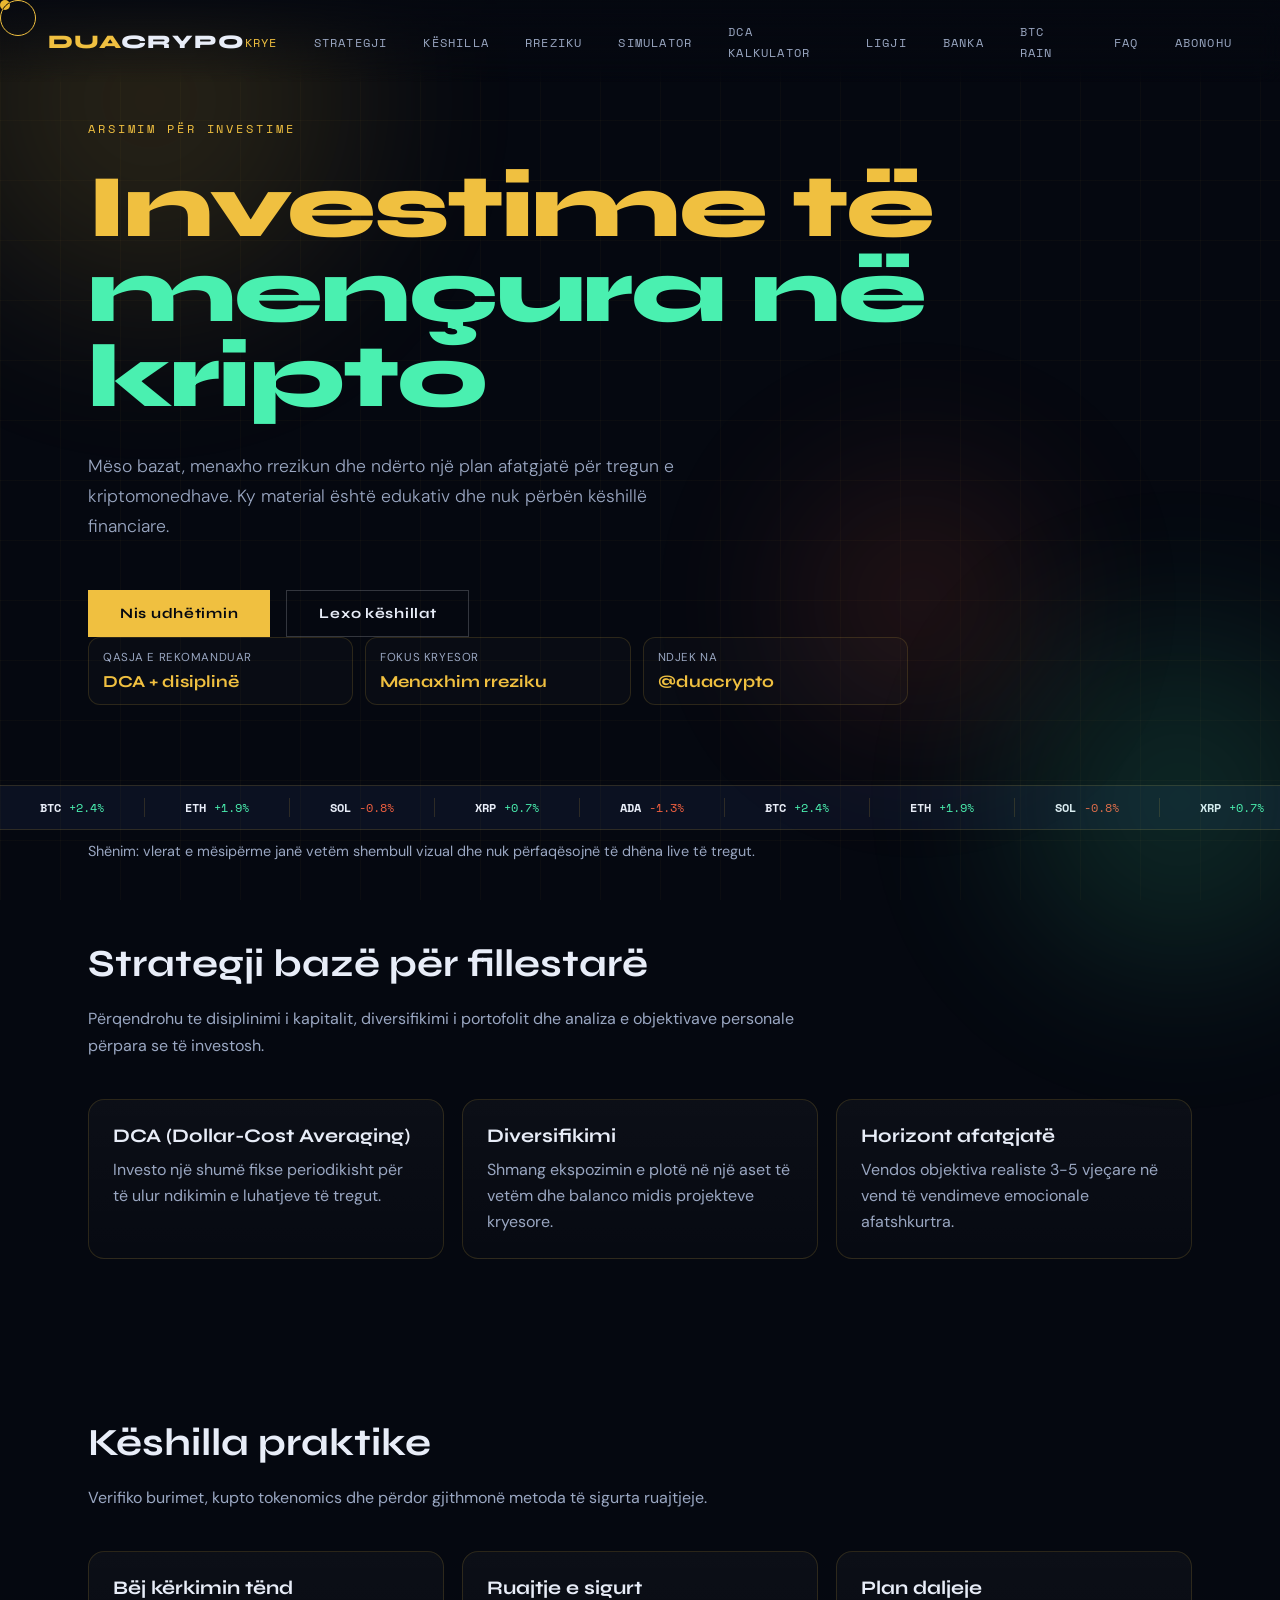
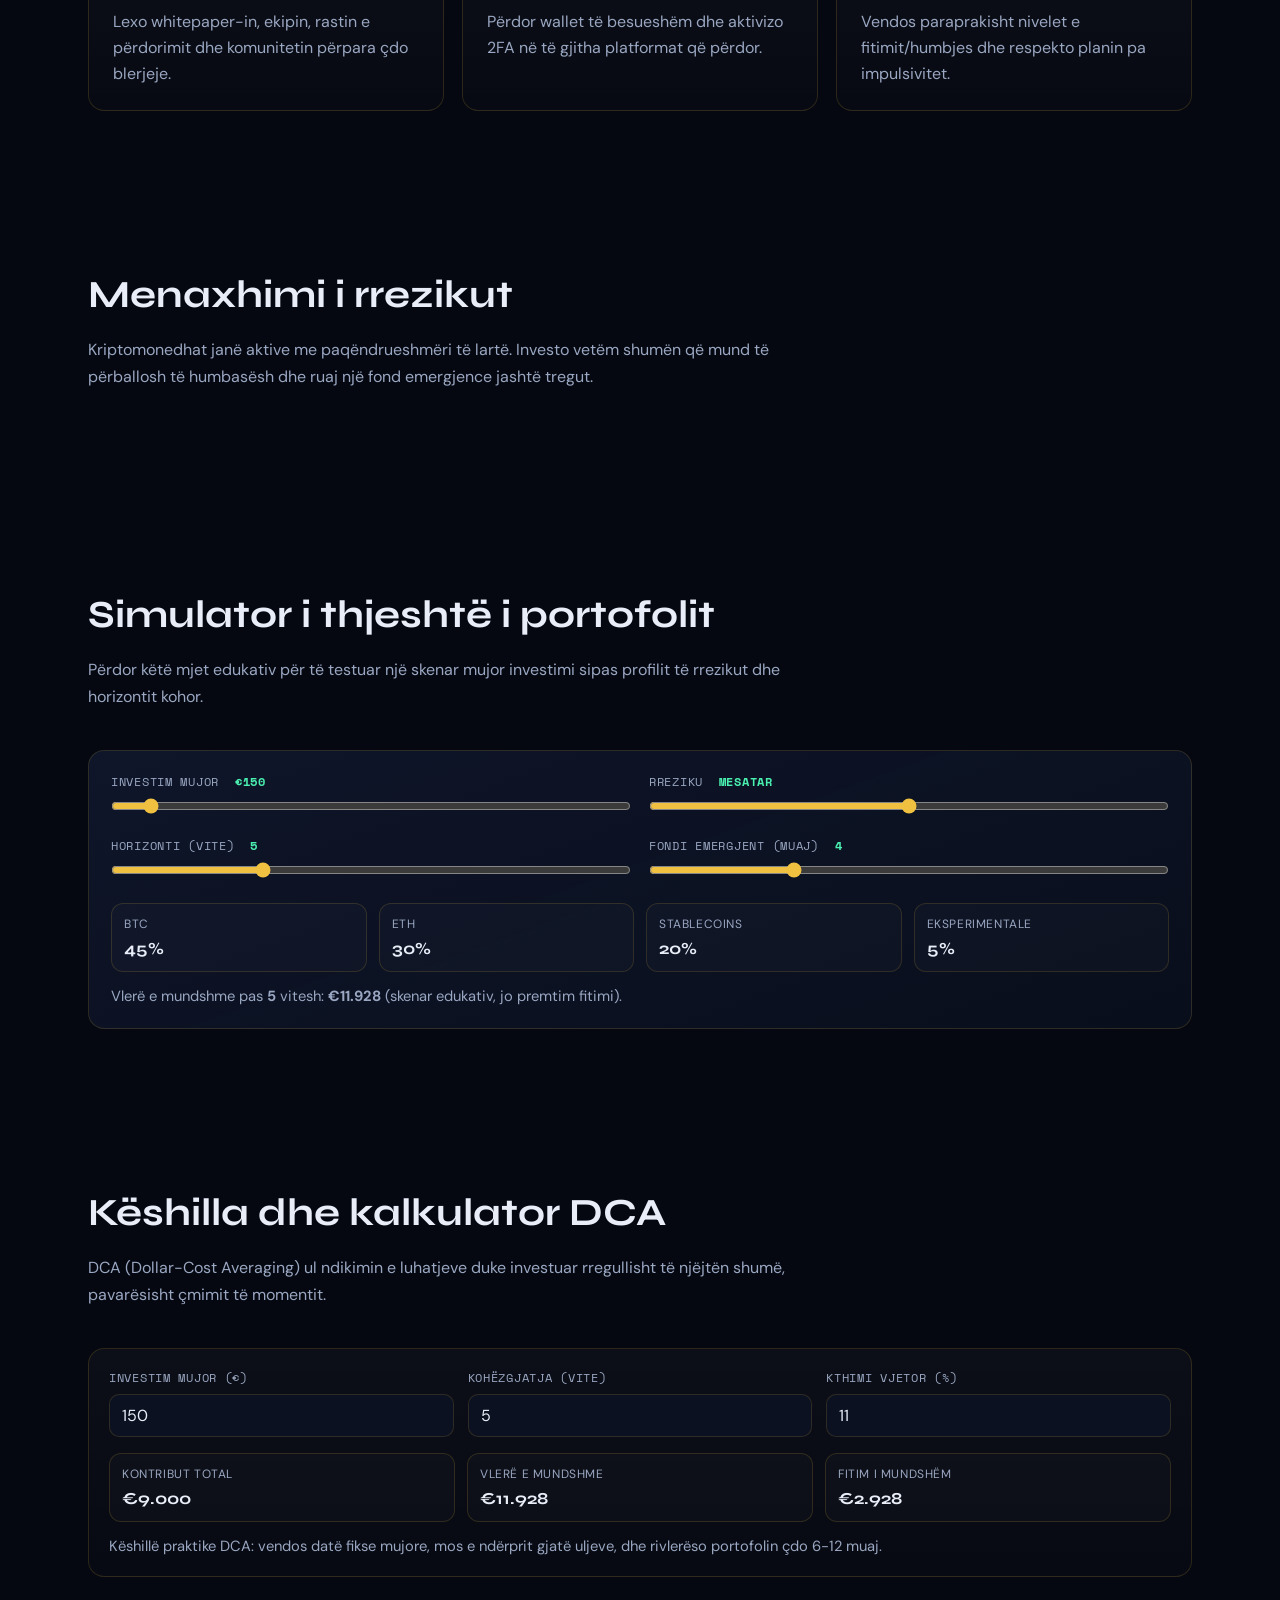
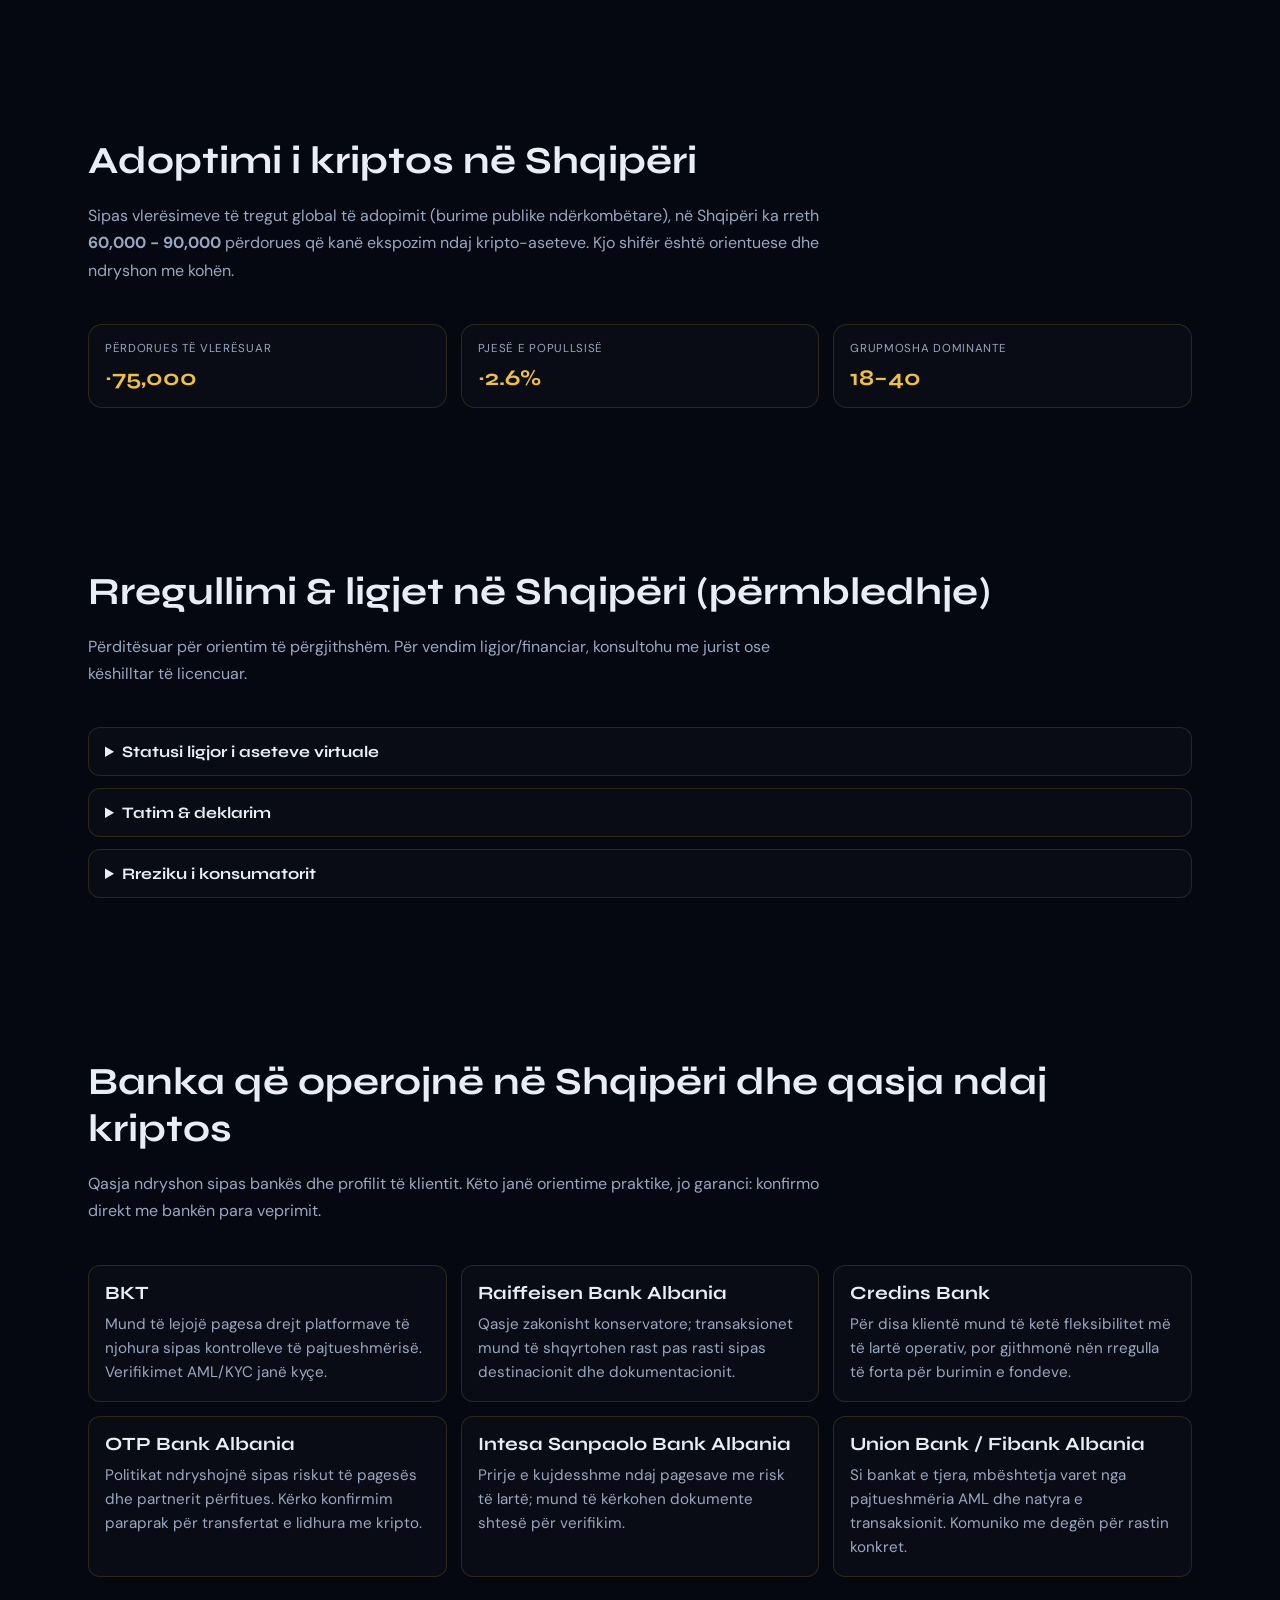
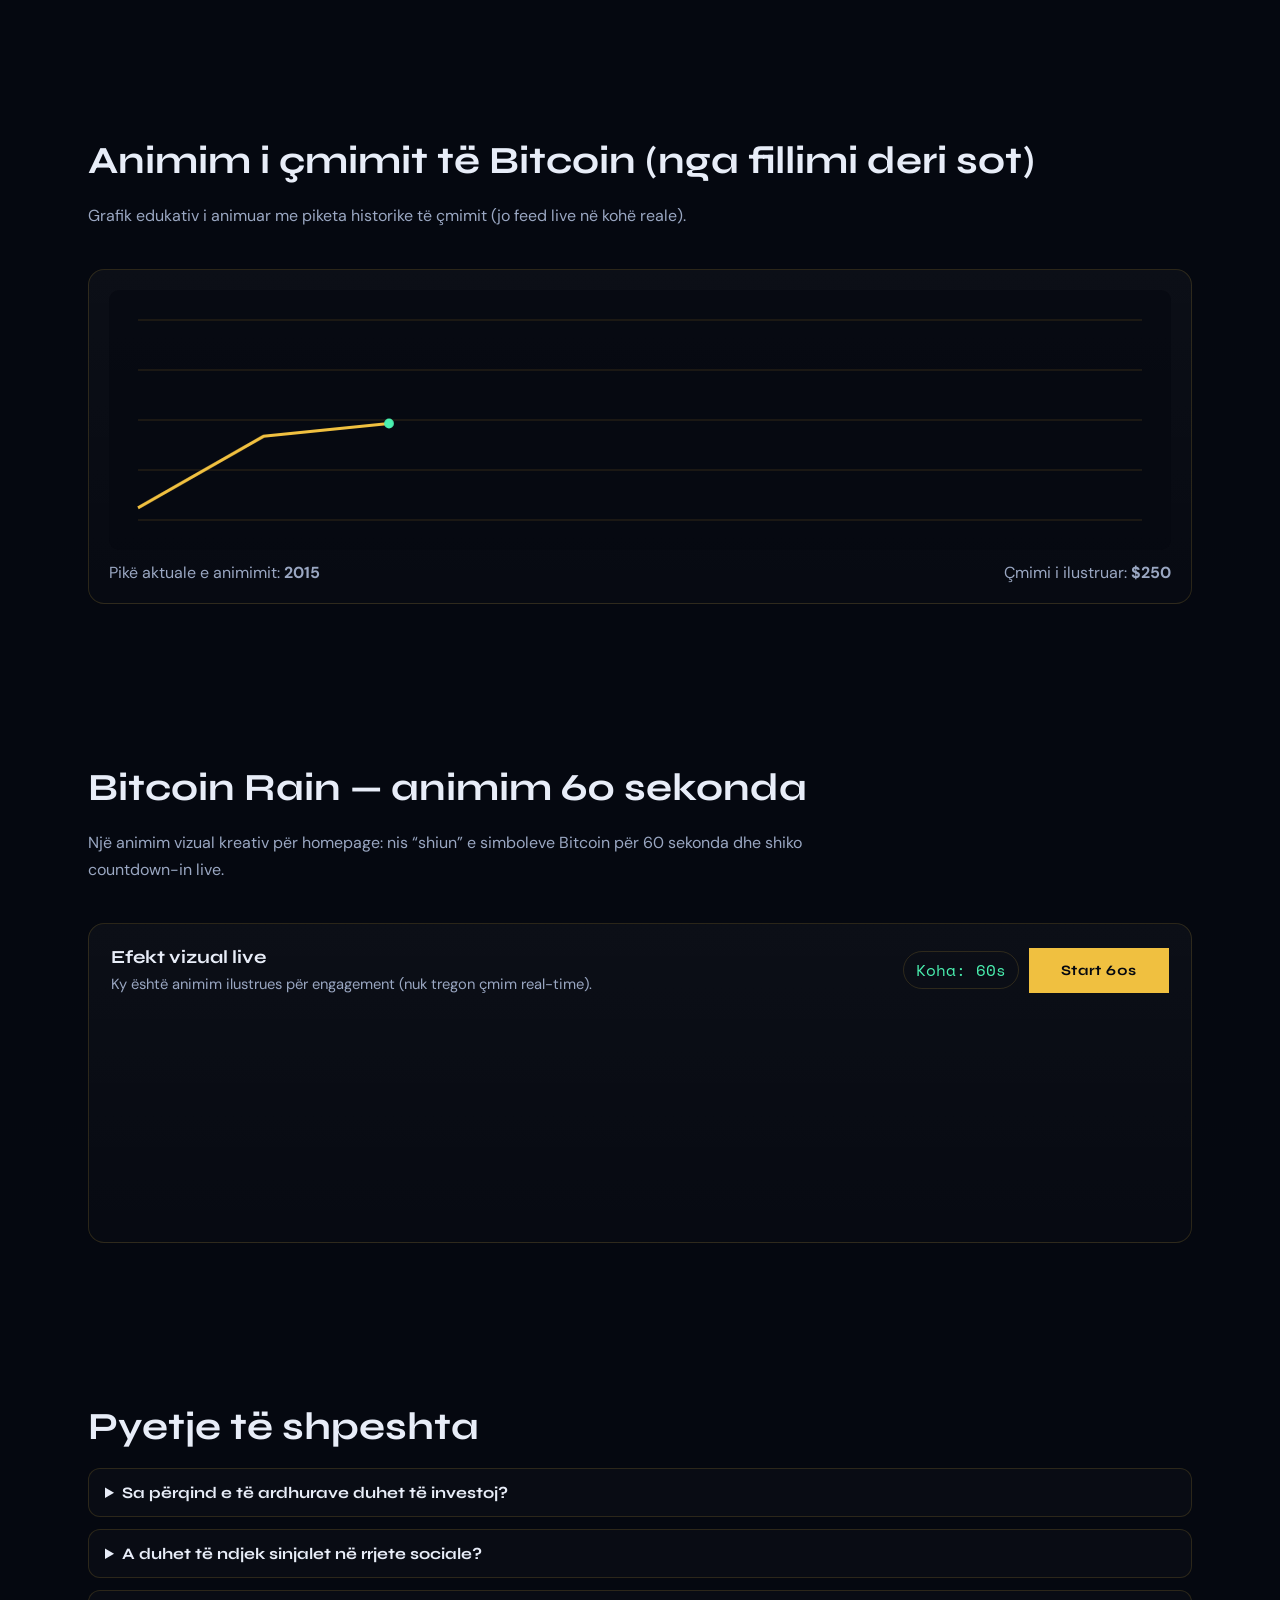
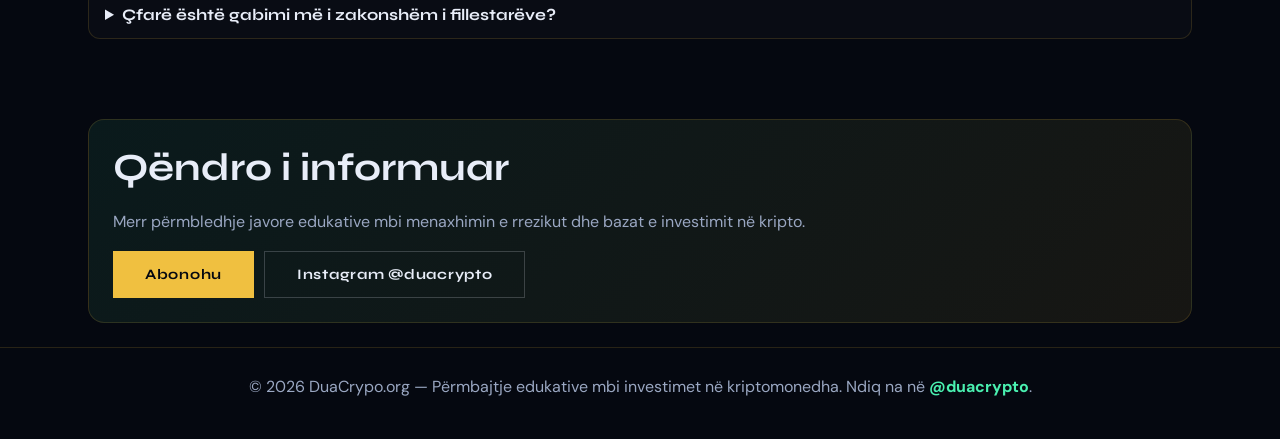
<file: index.html>
<!DOCTYPE html>
<html lang="sq">
<head>
<meta charset="UTF-8">
<meta name="viewport" content="width=device-width, initial-scale=1.0">
<meta name="description" content="Udhëzues edukativ për investime në kriptomonedha: strategji, këshilla praktike dhe menaxhim rreziku.">
<meta name="theme-color" content="#050810">
<meta name="color-scheme" content="dark">
<meta property="og:title" content="Investime në Kriptomonedha — Strategji dhe Këshilla">
<meta property="og:description" content="Mëso strategji bazë, menaxhim rreziku dhe këshilla praktike për investime në kriptomonedha.">
<meta property="og:type" content="website">
<meta property="og:url" content="https://duacrypo.org/">
<meta name="twitter:card" content="summary_large_image">
<meta property="og:locale" content="sq_AL">
<meta property="og:site_name" content="DuaCrypo.org">
<meta property="og:image" content="https://duacrypo.org/og-cover.png">
<link rel="canonical" href="https://duacrypo.org/">
<link rel="icon" type="image/svg+xml" href="data:image/svg+xml,%3Csvg xmlns='http://www.w3.org/2000/svg' viewBox='0 0 64 64'%3E%3Crect width='64' height='64' rx='12' fill='%23050810'/%3E%3Ctext x='50%25' y='56%25' dominant-baseline='middle' text-anchor='middle' font-family='Arial' font-size='34' fill='%23f0c040'%3ED%3C/text%3E%3C/svg%3E">
<title>Investime në Kriptomonedha — Strategji dhe Këshilla</title>
<link rel="preconnect" href="https://fonts.googleapis.com">
<link rel="preconnect" href="https://fonts.gstatic.com" crossorigin>
<link href="https://fonts.googleapis.com/css2?family=Syne:wght@400;600;700;800&family=Space+Mono:wght@400;700&family=DM+Sans:ital,wght@0,300;0,400;0,500;1,300&display=swap" rel="stylesheet">
<style>
  :root {
    --bg: #050810;
    --surface: #0b1121;
    --surface2: #111a30;
    --accent: #f0c040;
    --accent2: #4af0b0;
    --accent3: #f06040;
    --text: #e8edf8;
    --muted: #9aa7c2;
    --border: rgba(240,192,64,0.15);
    --focus: #4af0b0;
  }

  *, *::before, *::after { box-sizing: border-box; margin: 0; padding: 0; }
  html { scroll-behavior: smooth; }

  body {
    background: var(--bg);
    color: var(--text);
    font-family: 'DM Sans', sans-serif;
    overflow-x: hidden;
  }

  .skip-link {
    position: absolute;
    left: -999px;
    top: 8px;
    z-index: 1000;
    background: var(--accent);
    color: #050810;
    padding: 8px 14px;
    border-radius: 8px;
    font-weight: 700;
    text-decoration: none;
  }

  .skip-link:focus-visible {
    left: 8px;
    outline: 2px solid #fff;
    outline-offset: 2px;
  }

  a:focus-visible,
  button:focus-visible {
    outline: 2px solid var(--focus);
    outline-offset: 3px;
    border-radius: 6px;
  }

  .cursor {
    position: fixed;
    width: 10px;
    height: 10px;
    background: var(--accent);
    border-radius: 50%;
    pointer-events: none;
    z-index: 9999;
    transition: transform 0.1s ease;
    mix-blend-mode: difference;
    opacity: 0;
  }

  .cursor-ring {
    position: fixed;
    width: 36px;
    height: 36px;
    border: 1.5px solid var(--accent);
    border-radius: 50%;
    pointer-events: none;
    z-index: 9998;
    transition: transform 0.18s ease, opacity 0.18s ease;
    opacity: 0;
  }

  body::before {
    content: '';
    position: fixed;
    inset: 0;
    background-image:
      linear-gradient(rgba(240,192,64,0.03) 1px, transparent 1px),
      linear-gradient(90deg, rgba(240,192,64,0.03) 1px, transparent 1px);
    background-size: 60px 60px;
    pointer-events: none;
    z-index: 0;
  }

  .orb {
    position: fixed;
    border-radius: 50%;
    filter: blur(80px);
    opacity: 0.18;
    pointer-events: none;
    z-index: 0;
    animation: orb-drift 20s ease-in-out infinite alternate;
  }

  .orb-1 { width: 500px; height: 500px; background: radial-gradient(circle, #f0c040, transparent); top: -150px; left: -100px; animation-delay: 0s; }
  .orb-2 { width: 400px; height: 400px; background: radial-gradient(circle, #4af0b0, transparent); bottom: -100px; right: -100px; animation-delay: -7s; }
  .orb-3 { width: 300px; height: 300px; background: radial-gradient(circle, #f06040, transparent); top: 50%; left: 60%; animation-delay: -14s; }

  @keyframes orb-drift {
    0% { transform: translate(0,0) scale(1); }
    100% { transform: translate(30px, 40px) scale(1.1); }
  }

  @keyframes fade-up {
    from { opacity: 0; transform: translateY(16px); }
    to { opacity: 1; transform: translateY(0); }
  }

  nav {
    position: fixed;
    top: 0;
    left: 0;
    right: 0;
    z-index: 100;
    display: flex;
    align-items: center;
    justify-content: space-between;
    padding: 20px 48px;
    background: linear-gradient(to bottom, rgba(5,8,16,0.9), transparent);
    backdrop-filter: blur(12px);
  }

  .logo {
    font-family: 'Syne', sans-serif;
    font-weight: 800;
    font-size: 1.2rem;
    letter-spacing: 0.05em;
    color: var(--accent);
    text-transform: uppercase;
    text-decoration: none;
  }

  .logo span { color: var(--text); }
  nav ul { list-style: none; display: flex; gap: 36px; }
  .nav-links { align-items: center; }

  nav ul a {
    font-family: 'Space Mono', monospace;
    font-size: 0.75rem;
    color: var(--muted);
    text-decoration: none;
    letter-spacing: 0.1em;
    text-transform: uppercase;
    transition: color 0.2s;
  }

  nav ul a:hover,
  nav ul a[aria-current="true"] {
    color: var(--accent);
  }

  section { position: relative; z-index: 1; }

  .hero {
    min-height: 86vh;
    display: flex;
    flex-direction: column;
    justify-content: center;
    padding: 120px 48px 80px;
    max-width: 1200px;
    margin: 0 auto;
  }

  .hero-eyebrow {
    font-family: 'Space Mono', monospace;
    font-size: 0.72rem;
    letter-spacing: 0.25em;
    color: var(--accent);
    text-transform: uppercase;
    margin-bottom: 28px;
    opacity: 0;
    animation: fade-up 0.8s 0.2s forwards;
  }

  .hero-title {
    font-family: 'Syne', sans-serif;
    font-weight: 800;
    font-size: clamp(3.2rem, 7vw, 7rem);
    line-height: 0.95;
    letter-spacing: -0.02em;
    margin-bottom: 32px;
    opacity: 0;
    animation: fade-up 0.8s 0.4s forwards;
  }

  .hero-title .line-gold,
  .hero-title .line-green { display: block; }
  .hero-title .line-gold { color: var(--accent); }
  .hero-title .line-green { color: var(--accent2); }

  .hero-sub {
    font-size: 1.1rem;
    color: var(--muted);
    max-width: 620px;
    line-height: 1.7;
    font-weight: 300;
    margin-bottom: 48px;
    opacity: 0;
    animation: fade-up 0.8s 0.6s forwards;
  }

  .hero-cta { display: flex; flex-wrap: wrap; gap: 16px; opacity: 0; animation: fade-up 0.8s 0.8s forwards; }

  .btn {
    display: inline-flex;
    align-items: center;
    gap: 10px;
    padding: 14px 32px;
    font-family: 'Syne', sans-serif;
    font-weight: 700;
    font-size: 0.9rem;
    letter-spacing: 0.05em;
    text-decoration: none;
    border: none;
    cursor: pointer;
    transition: all 0.25s ease;
  }

  .btn-primary { background: var(--accent); color: #050810; }
  .btn-primary:hover { background: #fff; transform: translate(-2px, -3px); box-shadow: 4px 6px 0 var(--accent); }

  .btn-outline { background: transparent; color: var(--text); border: 1.5px solid rgba(232,237,248,0.2); }
  .btn-outline:hover { border-color: var(--accent); color: var(--accent); }



  .hero-metrics {
    display: grid;
    grid-template-columns: repeat(3, minmax(0, 1fr));
    gap: 12px;
    max-width: 820px;
    opacity: 0;
    animation: fade-up 0.8s 1s forwards;
  }

  .hero-metric {
    border: 1px solid var(--border);
    border-radius: 12px;
    padding: 12px 14px;
    background: rgba(255,255,255,0.02);
  }

  .hero-metric small {
    display: block;
    color: var(--muted);
    font-size: 0.72rem;
    letter-spacing: 0.05em;
    text-transform: uppercase;
    margin-bottom: 6px;
  }

  .hero-metric strong {
    font-family: 'Syne', sans-serif;
    color: var(--accent);
    font-size: 1.05rem;
  }

  .ticker-wrap {
    overflow: hidden;
    background: var(--surface);
    border-top: 1px solid var(--border);
    border-bottom: 1px solid var(--border);
    padding: 12px 0;
  }

  .ticker { display: flex; gap: 0; animation: ticker 30s linear infinite; white-space: nowrap; }

  .ticker-item {
    display: inline-flex;
    align-items: center;
    gap: 8px;
    padding: 0 40px;
    font-family: 'Space Mono', monospace;
    font-size: 0.78rem;
    color: var(--muted);
    border-right: 1px solid var(--border);
  }

  .ticker-item .symbol { color: var(--text); font-weight: 700; }
  .ticker-item .up { color: var(--accent2); }
  .ticker-item .down { color: var(--accent3); }

  @keyframes ticker {
    0% { transform: translateX(0); }
    100% { transform: translateX(-50%); }
  }

  .section {
    max-width: 1200px;
    margin: 0 auto;
    padding: 80px 48px;
  }

  .section-title {
    font-family: 'Syne', sans-serif;
    font-size: clamp(1.6rem, 3vw, 2.8rem);
    margin-bottom: 18px;
  }

  .section-lead {
    color: var(--muted);
    max-width: 740px;
    line-height: 1.7;
    margin-bottom: 40px;
  }

  .grid {
    display: grid;
    grid-template-columns: repeat(3, minmax(0, 1fr));
    gap: 18px;
  }

  .card {
    background: linear-gradient(180deg, rgba(255,255,255,0.03), rgba(255,255,255,0.01));
    border: 1px solid var(--border);
    border-radius: 16px;
    padding: 24px;
    transition: transform 0.25s ease, border-color 0.25s ease;
  }

  .card:hover { transform: translateY(-4px); border-color: rgba(240,192,64,0.35); }

  .card h3 {
    font-family: 'Syne', sans-serif;
    font-size: 1.2rem;
    margin-bottom: 10px;
  }

  .card p { color: var(--muted); line-height: 1.6; }

  .disclaimer {
    max-width: 1200px;
    margin: 12px auto 0;
    padding: 0 48px;
    color: var(--muted);
    font-size: 0.9rem;
  }


  .cta-box {
    max-width: 1200px;
    margin: 0 auto;
    padding: 0 48px 24px;
  }

  .cta-inner {
    border: 1px solid var(--border);
    background: linear-gradient(135deg, rgba(74,240,176,0.08), rgba(240,192,64,0.08));
    border-radius: 16px;
    padding: 24px;
    display: flex;
    align-items: center;
    justify-content: space-between;
    gap: 16px;
    flex-wrap: wrap;
  }

  .cta-inner p {
    color: var(--muted);
    line-height: 1.6;
  }



  .simulator-wrap {
    border: 1px solid var(--border);
    border-radius: 16px;
    padding: 22px;
    background: linear-gradient(160deg, rgba(17,26,48,0.8), rgba(11,17,33,0.7));
  }

  .sim-grid {
    display: grid;
    grid-template-columns: repeat(2, minmax(0, 1fr));
    gap: 18px;
  }

  .field label {
    display: block;
    margin-bottom: 8px;
    font-family: 'Space Mono', monospace;
    font-size: 0.75rem;
    letter-spacing: 0.06em;
    color: var(--muted);
    text-transform: uppercase;
  }

  .field .value {
    color: var(--accent2);
    font-weight: 700;
    margin-left: 8px;
  }

  .field input[type="range"] {
    width: 100%;
    accent-color: var(--accent);
  }

  .sim-results {
    margin-top: 20px;
    display: grid;
    grid-template-columns: repeat(4, minmax(0, 1fr));
    gap: 12px;
  }

  .sim-pill {
    border: 1px solid var(--border);
    border-radius: 12px;
    padding: 12px;
    background: rgba(255,255,255,0.02);
  }

  .sim-pill small {
    display: block;
    color: var(--muted);
    margin-bottom: 6px;
    font-size: 0.75rem;
    text-transform: uppercase;
    letter-spacing: 0.05em;
  }

  .sim-pill strong {
    font-family: 'Syne', sans-serif;
    font-size: 1.05rem;
  }

  .sim-note {
    margin-top: 14px;
    color: var(--muted);
    font-size: 0.92rem;
  }





  .pulse-box {
    border: 1px solid var(--border);
    border-radius: 16px;
    padding: 22px;
    background: linear-gradient(180deg, rgba(255,255,255,0.03), rgba(255,255,255,0.01));
    position: relative;
    overflow: hidden;
    min-height: 320px;
  }

  .pulse-top {
    display: flex;
    align-items: center;
    justify-content: space-between;
    gap: 12px;
    flex-wrap: wrap;
    margin-bottom: 16px;
  }

  .timer-chip {
    border: 1px solid var(--border);
    border-radius: 999px;
    padding: 6px 12px;
    font-family: 'Space Mono', monospace;
    color: var(--accent2);
  }

  .rain-zone {
    position: absolute;
    inset: 70px 0 0 0;
    pointer-events: none;
    overflow: hidden;
  }

  .btc-drop {
    position: absolute;
    top: -40px;
    font-size: 20px;
    color: var(--accent);
    opacity: 0.9;
    animation-name: btc-fall;
    animation-timing-function: linear;
    animation-fill-mode: forwards;
  }

  @keyframes btc-fall {
    0% { transform: translateY(-20px) rotate(0deg); opacity: 0; }
    10% { opacity: 0.95; }
    100% { transform: translateY(420px) rotate(360deg); opacity: 0; }
  }

  .stats-grid {
    display: grid;
    grid-template-columns: repeat(3, minmax(0, 1fr));
    gap: 14px;
  }

  .stat-box {
    border: 1px solid var(--border);
    border-radius: 14px;
    padding: 16px;
    background: rgba(255,255,255,0.02);
  }

  .stat-box small {
    color: var(--muted);
    display: block;
    margin-bottom: 8px;
    text-transform: uppercase;
    letter-spacing: 0.06em;
    font-size: 0.72rem;
  }

  .stat-box strong {
    font-family: 'Syne', sans-serif;
    font-size: 1.4rem;
    color: var(--accent);
  }

  .law-list {
    display: grid;
    gap: 12px;
  }

  .law-list details {
    border: 1px solid var(--border);
    background: rgba(255,255,255,0.02);
    border-radius: 12px;
    padding: 14px 16px;
  }

  .law-list summary {
    font-family: 'Syne', sans-serif;
    font-weight: 700;
    cursor: pointer;
  }

  .law-list p {
    color: var(--muted);
    margin-top: 10px;
    line-height: 1.65;
  }

  .bank-grid {
    display: grid;
    grid-template-columns: repeat(3, minmax(0, 1fr));
    gap: 14px;
  }

  .bank-card {
    border: 1px solid var(--border);
    border-radius: 12px;
    padding: 16px;
    background: rgba(255,255,255,0.02);
  }

  .bank-card h3 {
    margin-bottom: 8px;
    font-family: 'Syne', sans-serif;
  }

  .bank-card p {
    color: var(--muted);
    line-height: 1.6;
    font-size: 0.95rem;
  }

  .chart-wrap {
    border: 1px solid var(--border);
    border-radius: 16px;
    background: linear-gradient(180deg, rgba(255,255,255,0.03), rgba(255,255,255,0.01));
    padding: 20px;
  }

  #btc-chart {
    width: 100%;
    height: 260px;
    display: block;
    border-radius: 10px;
    background: rgba(5,8,16,0.6);
  }

  .chart-meta {
    margin-top: 12px;
    color: var(--muted);
    display: flex;
    justify-content: space-between;
    gap: 10px;
    flex-wrap: wrap;
  }

  .dca-tool {
    border: 1px solid var(--border);
    border-radius: 16px;
    padding: 20px;
    background: linear-gradient(180deg, rgba(255,255,255,0.03), rgba(255,255,255,0.01));
  }

  .dca-grid {
    display: grid;
    grid-template-columns: repeat(3, minmax(0, 1fr));
    gap: 14px;
  }

  .dca-grid label {
    display: block;
    margin-bottom: 8px;
    color: var(--muted);
    text-transform: uppercase;
    letter-spacing: 0.06em;
    font-size: 0.74rem;
    font-family: 'Space Mono', monospace;
  }

  .dca-grid input {
    width: 100%;
    background: #0b1121;
    color: var(--text);
    border: 1px solid var(--border);
    border-radius: 10px;
    padding: 10px 12px;
    font: inherit;
  }

  .dca-results {
    margin-top: 16px;
    display: grid;
    grid-template-columns: repeat(3, minmax(0, 1fr));
    gap: 12px;
  }

  .insta-link {
    color: var(--accent2);
    text-decoration: none;
    font-weight: 700;
  }

  .insta-link:hover { color: #8cf5cd; }

  .faq-list {
    display: grid;
    gap: 12px;
  }

  .faq-item {
    border: 1px solid var(--border);
    border-radius: 12px;
    background: rgba(255,255,255,0.02);
    padding: 14px 16px;
  }

  .faq-item summary {
    cursor: pointer;
    font-family: 'Syne', sans-serif;
    font-weight: 700;
  }

  .faq-item p {
    margin-top: 10px;
    color: var(--muted);
    line-height: 1.6;
  }

  footer {
    border-top: 1px solid var(--border);
    color: var(--muted);
    padding: 28px 48px 42px;
    text-align: center;
    position: relative;
    z-index: 1;
  }

  @media (max-width: 900px) {
    nav { padding: 18px 20px; }
    nav ul { gap: 12px; flex-wrap: wrap; justify-content: flex-end; }
    .hero { min-height: 78vh; padding: 100px 20px 48px; }
    .section { padding: 64px 20px; }
    .grid { grid-template-columns: 1fr; }
    .hero-metrics { grid-template-columns: 1fr; }
    .sim-grid { grid-template-columns: 1fr; }
    .sim-results { grid-template-columns: repeat(2, minmax(0, 1fr)); }
    .stats-grid, .bank-grid, .dca-grid, .dca-results { grid-template-columns: 1fr; }
    .pulse-box { min-height: 360px; }
    #btc-chart { height: 220px; }
    .disclaimer { padding: 0 20px; }
    .cta-box { padding: 0 20px 24px; }
  }

  @media (hover: hover) and (pointer: fine) {
    body { cursor: none; }
    .cursor, .cursor-ring { opacity: 1; }
  }

  @media (prefers-reduced-motion: reduce) {
    *, *::before, *::after {
      animation-duration: 0.01ms !important;
      animation-iteration-count: 1 !important;
      transition-duration: 0.01ms !important;
      scroll-behavior: auto !important;
    }

    .ticker { animation: none; }
    .orb, .cursor, .cursor-ring { display: none; }
    body { cursor: auto; }
  }
</style>
</head>
<body>
<a class="skip-link" href="#content">Kalo te përmbajtja</a>
<div class="cursor" aria-hidden="true"></div>
<div class="cursor-ring" aria-hidden="true"></div>
<div class="orb orb-1" aria-hidden="true"></div>
<div class="orb orb-2" aria-hidden="true"></div>
<div class="orb orb-3" aria-hidden="true"></div>

<header>
  <nav aria-label="Navigimi kryesor">
    <a href="#krye" class="logo">DUA<span>CRYPO</span></a>
    <ul class="nav-links">
      <li><a href="#krye">Krye</a></li>
      <li><a href="#strategji">Strategji</a></li>
      <li><a href="#keshilla">Këshilla</a></li>
      <li><a href="#rreziku">Rreziku</a></li>
      <li><a href="#simulator">Simulator</a></li>
      <li><a href="#dca-tools">DCA Kalkulator</a></li>
      <li><a href="#regullimi">Ligji</a></li>
      <li><a href="#banka">Banka</a></li>
      <li><a href="#btc-rain">BTC Rain</a></li>
      <li><a href="#faq">FAQ</a></li>
      <li><a href="#abonohu">Abonohu</a></li>
    </ul>
  </nav>
</header>

<main id="content">
  <section class="hero" id="krye" aria-labelledby="hero-title">
    <p class="hero-eyebrow">Arsimim për investime</p>
    <h1 class="hero-title" id="hero-title">
      <span class="line-gold">Investime të</span>
      <span class="line-green">mençura në kripto</span>
    </h1>
    <p class="hero-sub">Mëso bazat, menaxho rrezikun dhe ndërto një plan afatgjatë për tregun e kriptomonedhave. Ky material është edukativ dhe nuk përbën këshillë financiare.</p>
    <div class="hero-cta">
      <a class="btn btn-primary" href="#strategji">Nis udhëtimin</a>
      <a class="btn btn-outline" href="#keshilla">Lexo këshillat</a>
    </div>
    <div class="hero-metrics" aria-label="Përmbledhje e shpejtë">
      <div class="hero-metric">
        <small>Qasja e rekomanduar</small>
        <strong>DCA + disiplinë</strong>
      </div>
      <div class="hero-metric">
        <small>Fokus kryesor</small>
        <strong>Menaxhim rreziku</strong>
      </div>
      <div class="hero-metric">
        <small>Ndjek na</small>
        <strong>@duacrypto</strong>
      </div>
    </div>
  </section>

  <div class="ticker-wrap" aria-label="Ilustrim demonstrues i lëvizjeve të tregut" role="region">
    <div class="ticker" aria-hidden="true">
      <div class="ticker-item"><span class="symbol">BTC</span><span class="up">+2.4%</span></div>
      <div class="ticker-item"><span class="symbol">ETH</span><span class="up">+1.9%</span></div>
      <div class="ticker-item"><span class="symbol">SOL</span><span class="down">-0.8%</span></div>
      <div class="ticker-item"><span class="symbol">XRP</span><span class="up">+0.7%</span></div>
      <div class="ticker-item"><span class="symbol">ADA</span><span class="down">-1.3%</span></div>
      <div class="ticker-item"><span class="symbol">BTC</span><span class="up">+2.4%</span></div>
      <div class="ticker-item"><span class="symbol">ETH</span><span class="up">+1.9%</span></div>
      <div class="ticker-item"><span class="symbol">SOL</span><span class="down">-0.8%</span></div>
      <div class="ticker-item"><span class="symbol">XRP</span><span class="up">+0.7%</span></div>
      <div class="ticker-item"><span class="symbol">ADA</span><span class="down">-1.3%</span></div>
    </div>
  </div>
  <p class="disclaimer">Shënim: vlerat e mësipërme janë vetëm shembull vizual dhe nuk përfaqësojnë të dhëna live të tregut.</p>

  <section class="section" id="strategji" aria-labelledby="strategji-title">
    <h2 class="section-title" id="strategji-title">Strategji bazë për fillestarë</h2>
    <p class="section-lead">Përqendrohu te disiplinimi i kapitalit, diversifikimi i portofolit dhe analiza e objektivave personale përpara se të investosh.</p>
    <div class="grid">
      <article class="card">
        <h3>DCA (Dollar-Cost Averaging)</h3>
        <p>Investo një shumë fikse periodikisht për të ulur ndikimin e luhatjeve të tregut.</p>
      </article>
      <article class="card">
        <h3>Diversifikimi</h3>
        <p>Shmang ekspozimin e plotë në një aset të vetëm dhe balanco midis projekteve kryesore.</p>
      </article>
      <article class="card">
        <h3>Horizont afatgjatë</h3>
        <p>Vendos objektiva realiste 3-5 vjeçare në vend të vendimeve emocionale afatshkurtra.</p>
      </article>
    </div>
  </section>

  <section class="section" id="keshilla" aria-labelledby="keshilla-title">
    <h2 class="section-title" id="keshilla-title">Këshilla praktike</h2>
    <p class="section-lead">Verifiko burimet, kupto tokenomics dhe përdor gjithmonë metoda të sigurta ruajtjeje.</p>
    <div class="grid">
      <article class="card">
        <h3>Bëj kërkimin tënd</h3>
        <p>Lexo whitepaper-in, ekipin, rastin e përdorimit dhe komunitetin përpara çdo blerjeje.</p>
      </article>
      <article class="card">
        <h3>Ruajtje e sigurt</h3>
        <p>Përdor wallet të besueshëm dhe aktivizo 2FA në të gjitha platformat që përdor.</p>
      </article>
      <article class="card">
        <h3>Plan daljeje</h3>
        <p>Vendos paraprakisht nivelet e fitimit/humbjes dhe respekto planin pa impulsivitet.</p>
      </article>
    </div>
  </section>

  <section class="section" id="rreziku" aria-labelledby="rreziku-title">
    <h2 class="section-title" id="rreziku-title">Menaxhimi i rrezikut</h2>
    <p class="section-lead">Kriptomonedhat janë aktive me paqëndrueshmëri të lartë. Investo vetëm shumën që mund të përballosh të humbasësh dhe ruaj një fond emergjence jashtë tregut.</p>
  </section>



  <section class="section" id="simulator" aria-labelledby="simulator-title">
    <h2 class="section-title" id="simulator-title">Simulator i thjeshtë i portofolit</h2>
    <p class="section-lead">Përdor këtë mjet edukativ për të testuar një skenar mujor investimi sipas profilit të rrezikut dhe horizontit kohor.</p>

    <div class="simulator-wrap">
      <div class="sim-grid">
        <div class="field">
          <label for="monthly-invest">Investim mujor <span class="value" id="monthly-invest-value">€150</span></label>
          <input id="monthly-invest" type="range" min="25" max="2000" step="25" value="150">
        </div>

        <div class="field">
          <label for="risk-level">Rreziku <span class="value" id="risk-level-value">Mesatar</span></label>
          <input id="risk-level" type="range" min="1" max="3" step="1" value="2">
        </div>

        <div class="field">
          <label for="time-horizon">Horizonti (vite) <span class="value" id="time-horizon-value">5</span></label>
          <input id="time-horizon" type="range" min="1" max="15" step="1" value="5">
        </div>

        <div class="field">
          <label for="cash-buffer">Fondi emergjent (muaj) <span class="value" id="cash-buffer-value">4</span></label>
          <input id="cash-buffer" type="range" min="1" max="12" step="1" value="4">
        </div>
      </div>

      <div class="sim-results" aria-live="polite">
        <div class="sim-pill"><small>BTC</small><strong id="alloc-btc">45%</strong></div>
        <div class="sim-pill"><small>ETH</small><strong id="alloc-eth">30%</strong></div>
        <div class="sim-pill"><small>Stablecoins</small><strong id="alloc-stable">20%</strong></div>
        <div class="sim-pill"><small>Eksperimentale</small><strong id="alloc-alt">5%</strong></div>
      </div>

      <p class="sim-note">Vlerë e mundshme pas <strong id="proj-years">5</strong> vitesh: <strong id="proj-value">€11,250</strong> (skenar edukativ, jo premtim fitimi).</p>
    </div>
  </section>



  <section class="section" id="dca-tools" aria-labelledby="dca-tools-title">
    <h2 class="section-title" id="dca-tools-title">Këshilla dhe kalkulator DCA</h2>
    <p class="section-lead">DCA (Dollar-Cost Averaging) ul ndikimin e luhatjeve duke investuar rregullisht të njëjtën shumë, pavarësisht çmimit të momentit.</p>
    <div class="dca-tool">
      <div class="dca-grid">
        <div>
          <label for="dca-monthly">Investim mujor (€)</label>
          <input id="dca-monthly" type="number" min="10" step="10" value="150">
        </div>
        <div>
          <label for="dca-years">Kohëzgjatja (vite)</label>
          <input id="dca-years" type="number" min="1" max="40" step="1" value="5">
        </div>
        <div>
          <label for="dca-return">Kthimi vjetor (%)</label>
          <input id="dca-return" type="number" min="0" max="100" step="0.1" value="11">
        </div>
      </div>
      <div class="dca-results" aria-live="polite">
        <div class="sim-pill"><small>Kontribut total</small><strong id="dca-total">€9,000</strong></div>
        <div class="sim-pill"><small>Vlerë e mundshme</small><strong id="dca-future">€12,750</strong></div>
        <div class="sim-pill"><small>Fitim i mundshëm</small><strong id="dca-profit">€3,750</strong></div>
      </div>
      <p class="sim-note">Këshillë praktike DCA: vendos datë fikse mujore, mos e ndërprit gjatë uljeve, dhe rivlerëso portofolin çdo 6-12 muaj.</p>
    </div>
  </section>

  <section class="section" id="adoptim" aria-labelledby="adoptim-title">
    <h2 class="section-title" id="adoptim-title">Adoptimi i kriptos në Shqipëri</h2>
    <p class="section-lead">Sipas vlerësimeve të tregut global të adopimit (burime publike ndërkombëtare), në Shqipëri ka rreth <strong>60,000 - 90,000</strong> përdorues që kanë ekspozim ndaj kripto-aseteve. Kjo shifër është orientuese dhe ndryshon me kohën.</p>
    <div class="stats-grid">
      <div class="stat-box"><small>Përdorues të vlerësuar</small><strong>~75,000</strong></div>
      <div class="stat-box"><small>Pjesë e popullsisë</small><strong>~2.6%</strong></div>
      <div class="stat-box"><small>Grupmosha dominante</small><strong>18–40</strong></div>
    </div>
  </section>

  <section class="section" id="regullimi" aria-labelledby="regullimi-title">
    <h2 class="section-title" id="regullimi-title">Rregullimi & ligjet në Shqipëri (përmbledhje)</h2>
    <p class="section-lead">Përditësuar për orientim të përgjithshëm. Për vendim ligjor/financiar, konsultohu me jurist ose këshilltar të licencuar.</p>
    <div class="law-list">
      <details>
        <summary>Statusi ligjor i aseteve virtuale</summary>
        <p>Shqipëria ka kornizë për rregullimin e ofruesve të shërbimeve të aseteve virtuale (VASP). Aktiviteti kërkon përputhshmëri me kërkesat e licencimit, KYC/AML dhe raportimit.</p>
      </details>
      <details>
        <summary>Tatim & deklarim</summary>
        <p>Të ardhurat e lidhura me kripto mund të kenë detyrime tatimore sipas legjislacionit në fuqi. Mbaj evidencë transaksionesh (blerje, shitje, transferime) dhe verifiko me ekspert tatimor lokal.</p>
      </details>
      <details>
        <summary>Rreziku i konsumatorit</summary>
        <p>Kripto-aktivet janë me paqëndrueshmëri të lartë dhe nuk mbulohen si depozitat bankare. Mbrojtja e konsumatorit është e kufizuar krahasuar me produkte tradicionale bankare.</p>
      </details>
    </div>
  </section>

  <section class="section" id="banka" aria-labelledby="banka-title">
    <h2 class="section-title" id="banka-title">Banka që operojnë në Shqipëri dhe qasja ndaj kriptos</h2>
    <p class="section-lead">Qasja ndryshon sipas bankës dhe profilit të klientit. Këto janë orientime praktike, jo garanci: konfirmo direkt me bankën para veprimit.</p>
    <div class="bank-grid">
      <article class="bank-card">
        <h3>BKT</h3>
        <p>Mund të lejojë pagesa drejt platformave të njohura sipas kontrolleve të pajtueshmërisë. Verifikimet AML/KYC janë kyçe.</p>
      </article>
      <article class="bank-card">
        <h3>Raiffeisen Bank Albania</h3>
        <p>Qasje zakonisht konservatore; transaksionet mund të shqyrtohen rast pas rasti sipas destinacionit dhe dokumentacionit.</p>
      </article>
      <article class="bank-card">
        <h3>Credins Bank</h3>
        <p>Për disa klientë mund të ketë fleksibilitet më të lartë operativ, por gjithmonë nën rregulla të forta për burimin e fondeve.</p>
      </article>
      <article class="bank-card">
        <h3>OTP Bank Albania</h3>
        <p>Politikat ndryshojnë sipas riskut të pagesës dhe partnerit përfitues. Kërko konfirmim paraprak për transfertat e lidhura me kripto.</p>
      </article>
      <article class="bank-card">
        <h3>Intesa Sanpaolo Bank Albania</h3>
        <p>Prirje e kujdesshme ndaj pagesave me risk të lartë; mund të kërkohen dokumente shtesë për verifikim.</p>
      </article>
      <article class="bank-card">
        <h3>Union Bank / Fibank Albania</h3>
        <p>Si bankat e tjera, mbështetja varet nga pajtueshmëria AML dhe natyra e transaksionit. Komuniko me degën për rastin konkret.</p>
      </article>
    </div>
  </section>

  <section class="section" id="btc-historik" aria-labelledby="btc-historik-title">
    <h2 class="section-title" id="btc-historik-title">Animim i çmimit të Bitcoin (nga fillimi deri sot)</h2>
    <p class="section-lead">Grafik edukativ i animuar me piketa historike të çmimit (jo feed live në kohë reale).</p>
    <div class="chart-wrap">
      <canvas id="btc-chart" width="1100" height="260" role="img" aria-label="Grafik i animuar i çmimit të Bitcoin"></canvas>
      <div class="chart-meta">
        <span>Pikë aktuale e animimit: <strong id="btc-year">2011</strong></span>
        <span>Çmimi i ilustruar: <strong id="btc-price">$1</strong></span>
      </div>
    </div>
  </section>



  <section class="section" id="btc-rain" aria-labelledby="btc-rain-title">
    <h2 class="section-title" id="btc-rain-title">Bitcoin Rain — animim 60 sekonda</h2>
    <p class="section-lead">Një animim vizual kreativ për homepage: nis “shiun” e simboleve Bitcoin për 60 sekonda dhe shiko countdown-in live.</p>
    <div class="pulse-box">
      <div class="pulse-top">
        <div>
          <strong style="font-family:'Syne',sans-serif; font-size:1.15rem;">Efekt vizual live</strong>
          <p class="sim-note" style="margin-top:6px;">Ky është animim ilustrues për engagement (nuk tregon çmim real-time).</p>
        </div>
        <div style="display:flex; gap:10px; align-items:center;">
          <span class="timer-chip">Koha: <span id="rain-timer">60</span>s</span>
          <button class="btn btn-primary" id="start-rain" type="button">Start 60s</button>
        </div>
      </div>
      <div class="rain-zone" id="rain-zone" aria-hidden="true"></div>
    </div>
  </section>

  <section class="section" id="faq" aria-labelledby="faq-title">
    <h2 class="section-title" id="faq-title">Pyetje të shpeshta</h2>
    <div class="faq-list">
      <details class="faq-item">
        <summary>Sa përqind e të ardhurave duhet të investoj?</summary>
        <p>Nuk ka një numër universal. Si rregull praktik, vendos fillimisht fondin e emergjencës dhe investo vetëm shumën që mund të përballosh të mbash afatgjatë.</p>
      </details>
      <details class="faq-item">
        <summary>A duhet të ndjek sinjalet në rrjete sociale?</summary>
        <p>Jo verbërisht. Verifiko gjithmonë burimin, motivimin dhe riskun. Vendimet duhen bazuar në planin tënd, jo në FOMO.</p>
      </details>
      <details class="faq-item">
        <summary>Çfarë është gabimi më i zakonshëm i fillestarëve?</summary>
        <p>Hyrja pa plan dhe pa menaxhim rreziku. Përcakto objektiva, kufij humbjeje dhe strategji daljeje para investimit.</p>
      </details>
    </div>
  </section>

  <section class="cta-box" id="abonohu" aria-label="Thirrje për veprim">
    <div class="cta-inner">
      <div>
        <h2 class="section-title">Qëndro i informuar</h2>
        <p>Merr përmbledhje javore edukative mbi menaxhimin e rrezikut dhe bazat e investimit në kripto.</p>
      </div>
      <div style="display:flex; gap:10px; flex-wrap:wrap;">
        <a class="btn btn-primary" href="mailto:hello@duacrypo.org?subject=Abonim%20newsletter">Abonohu</a>
        <a class="btn btn-outline" href="https://instagram.com/duacrypto" target="_blank" rel="noopener noreferrer">Instagram @duacrypto</a>
      </div>
    </div>
  </section>
</main>

<footer>
  <p>© 2026 DuaCrypo.org — Përmbajtje edukative mbi investimet në kriptomonedha. Ndiq na në <a class="insta-link" href="https://instagram.com/duacrypto" target="_blank" rel="noopener noreferrer">@duacrypto</a>.</p>
</footer>

<script>
  const cursor = document.querySelector('.cursor');
  const ring = document.querySelector('.cursor-ring');
  const supportsCustomCursor = window.matchMedia('(hover: hover) and (pointer: fine)').matches;
  const navLinks = Array.from(document.querySelectorAll('.nav-links a'));

  if (cursor && ring && supportsCustomCursor) {
    const updateCursor = (event) => {
      const { clientX, clientY } = event;
      cursor.style.transform = `translate(${clientX - 5}px, ${clientY - 5}px)`;
      ring.style.transform = `translate(${clientX - 18}px, ${clientY - 18}px)`;
    };

    window.addEventListener('pointermove', updateCursor);

    document.querySelectorAll('a, .btn').forEach((el) => {
      el.addEventListener('pointerenter', () => {
        ring.style.scale = '1.2';
        ring.style.opacity = '1';
      });
      el.addEventListener('pointerleave', () => {
        ring.style.scale = '1';
        ring.style.opacity = '0.5';
      });
    });
  }

  if (navLinks.length) {
    const sections = navLinks
      .map((link) => document.querySelector(link.getAttribute('href')))
      .filter(Boolean);

    const setActive = (id) => {
      navLinks.forEach((link) => {
        const isActive = link.getAttribute('href') === `#${id}`;
        if (isActive) {
          link.setAttribute('aria-current', 'true');
        } else {
          link.removeAttribute('aria-current');
        }
      });
    };

    if ('IntersectionObserver' in window) {
      const observer = new IntersectionObserver(
        (entries) => {
          entries.forEach((entry) => {
            if (entry.isIntersecting) {
              setActive(entry.target.id);
            }
          });
        },
        { rootMargin: '-35% 0px -55% 0px', threshold: 0.01 }
      );

      sections.forEach((section) => observer.observe(section));
    }

    setActive('krye');
  }

  const monthlyInvest = document.getElementById('monthly-invest');
  const riskLevel = document.getElementById('risk-level');
  const timeHorizon = document.getElementById('time-horizon');
  const cashBuffer = document.getElementById('cash-buffer');

  const monthlyInvestValue = document.getElementById('monthly-invest-value');
  const riskLevelValue = document.getElementById('risk-level-value');
  const timeHorizonValue = document.getElementById('time-horizon-value');
  const cashBufferValue = document.getElementById('cash-buffer-value');

  const allocBTC = document.getElementById('alloc-btc');
  const allocETH = document.getElementById('alloc-eth');
  const allocStable = document.getElementById('alloc-stable');
  const allocAlt = document.getElementById('alloc-alt');
  const projYears = document.getElementById('proj-years');
  const projValue = document.getElementById('proj-value');

  const formatEUR = (value) => `€${Math.round(value).toLocaleString('de-DE')}`;

  const profileMap = {
    1: { label: 'Konservator', btc: 35, eth: 20, stable: 40, alt: 5, annual: 0.07 },
    2: { label: 'Mesatar', btc: 45, eth: 30, stable: 20, alt: 5, annual: 0.11 },
    3: { label: 'Agresiv', btc: 50, eth: 30, stable: 10, alt: 10, annual: 0.16 }
  };

  const updateSimulator = () => {
    if (!monthlyInvest || !riskLevel || !timeHorizon || !cashBuffer) return;

    const monthly = Number(monthlyInvest.value);
    const risk = Number(riskLevel.value);
    const years = Number(timeHorizon.value);
    const buffer = Number(cashBuffer.value);

    const profile = profileMap[risk];
    const monthlyRate = profile.annual / 12;
    const months = years * 12;

    const futureValue = monthlyRate > 0
      ? monthly * ((Math.pow(1 + monthlyRate, months) - 1) / monthlyRate)
      : monthly * months;

    monthlyInvestValue.textContent = formatEUR(monthly);
    riskLevelValue.textContent = profile.label;
    timeHorizonValue.textContent = String(years);
    cashBufferValue.textContent = String(buffer);

    allocBTC.textContent = `${profile.btc}%`;
    allocETH.textContent = `${profile.eth}%`;
    allocStable.textContent = `${profile.stable}%`;
    allocAlt.textContent = `${profile.alt}%`;

    projYears.textContent = String(years);
    projValue.textContent = formatEUR(futureValue);
  };

  [monthlyInvest, riskLevel, timeHorizon, cashBuffer].forEach((input) => {
    if (input) input.addEventListener('input', updateSimulator);
  });

  updateSimulator();


  const dcaMonthly = document.getElementById('dca-monthly');
  const dcaYears = document.getElementById('dca-years');
  const dcaReturn = document.getElementById('dca-return');
  const dcaTotal = document.getElementById('dca-total');
  const dcaFuture = document.getElementById('dca-future');
  const dcaProfit = document.getElementById('dca-profit');

  const updateDca = () => {
    if (!dcaMonthly || !dcaYears || !dcaReturn) return;
    const monthly = Math.max(0, Number(dcaMonthly.value) || 0);
    const years = Math.max(1, Number(dcaYears.value) || 1);
    const annual = Math.max(0, Number(dcaReturn.value) || 0) / 100;

    const months = years * 12;
    const rate = annual / 12;
    const total = monthly * months;
    const future = rate > 0
      ? monthly * ((Math.pow(1 + rate, months) - 1) / rate)
      : total;

    dcaTotal.textContent = formatEUR(total);
    dcaFuture.textContent = formatEUR(future);
    dcaProfit.textContent = formatEUR(future - total);
  };

  [dcaMonthly, dcaYears, dcaReturn].forEach((el) => {
    if (el) el.addEventListener('input', updateDca);
  });
  updateDca();

  const btcCanvas = document.getElementById('btc-chart');
  const btcYear = document.getElementById('btc-year');
  const btcPrice = document.getElementById('btc-price');

  const btcSeries = [
    { y: 2011, p: 1 },
    { y: 2013, p: 120 },
    { y: 2015, p: 250 },
    { y: 2017, p: 19000 },
    { y: 2019, p: 7000 },
    { y: 2021, p: 64000 },
    { y: 2022, p: 16500 },
    { y: 2024, p: 70000 },
    { y: 2026, p: 95000 }
  ];

  if (btcCanvas && btcCanvas.getContext) {
    const ctx = btcCanvas.getContext('2d');
    const w = btcCanvas.width;
    const h = btcCanvas.height;
    const padding = 30;
    const maxPrice = Math.max(...btcSeries.map((d) => d.p));

    let progress = 0;

    const draw = () => {
      ctx.clearRect(0, 0, w, h);
      ctx.strokeStyle = 'rgba(240,192,64,0.18)';
      ctx.lineWidth = 1;
      for (let i = 0; i < 5; i++) {
        const y = padding + i * ((h - padding * 2) / 4);
        ctx.beginPath();
        ctx.moveTo(padding, y);
        ctx.lineTo(w - padding, y);
        ctx.stroke();
      }

      ctx.strokeStyle = '#f0c040';
      ctx.lineWidth = 3;
      ctx.beginPath();

      for (let i = 0; i <= progress; i++) {
        const d = btcSeries[i];
        const x = padding + (i * (w - padding * 2)) / (btcSeries.length - 1);
        const y = h - padding - (Math.log10(d.p + 1) / Math.log10(maxPrice + 1)) * (h - padding * 2);
        if (i === 0) ctx.moveTo(x, y);
        else ctx.lineTo(x, y);
      }
      ctx.stroke();

      const d = btcSeries[progress];
      const x = padding + (progress * (w - padding * 2)) / (btcSeries.length - 1);
      const y = h - padding - (Math.log10(d.p + 1) / Math.log10(maxPrice + 1)) * (h - padding * 2);
      ctx.fillStyle = '#4af0b0';
      ctx.beginPath();
      ctx.arc(x, y, 5, 0, Math.PI * 2);
      ctx.fill();

      btcYear.textContent = String(d.y);
      btcPrice.textContent = `$${d.p.toLocaleString('en-US')}`;
    };

    draw();
    setInterval(() => {
      progress = (progress + 1) % btcSeries.length;
      draw();
    }, 1200);
  }


  const startRainBtn = document.getElementById('start-rain');
  const rainTimer = document.getElementById('rain-timer');
  const rainZone = document.getElementById('rain-zone');

  if (startRainBtn && rainTimer && rainZone) {
    let rainRunning = false;
    let countdownRef;
    let spawnRef;

    const stopRain = () => {
      clearInterval(countdownRef);
      clearInterval(spawnRef);
      rainRunning = false;
      startRainBtn.disabled = false;
      startRainBtn.textContent = 'Start 60s';
    };

    startRainBtn.addEventListener('click', () => {
      if (rainRunning) return;
      rainRunning = true;
      startRainBtn.disabled = true;
      startRainBtn.textContent = 'Running...';

      let remaining = 60;
      rainTimer.textContent = String(remaining);

      countdownRef = setInterval(() => {
        remaining -= 1;
        rainTimer.textContent = String(Math.max(0, remaining));
        if (remaining <= 0) stopRain();
      }, 1000);

      spawnRef = setInterval(() => {
        const drop = document.createElement('span');
        drop.className = 'btc-drop';
        drop.textContent = '₿';
        drop.style.left = `${Math.random() * 100}%`;
        drop.style.animationDuration = `${2.2 + Math.random() * 2.2}s`;
        drop.style.fontSize = `${16 + Math.random() * 18}px`;
        rainZone.appendChild(drop);
        setTimeout(() => drop.remove(), 5000);
      }, 170);
    });
  }

</script>
</body>
</html>
</file>
